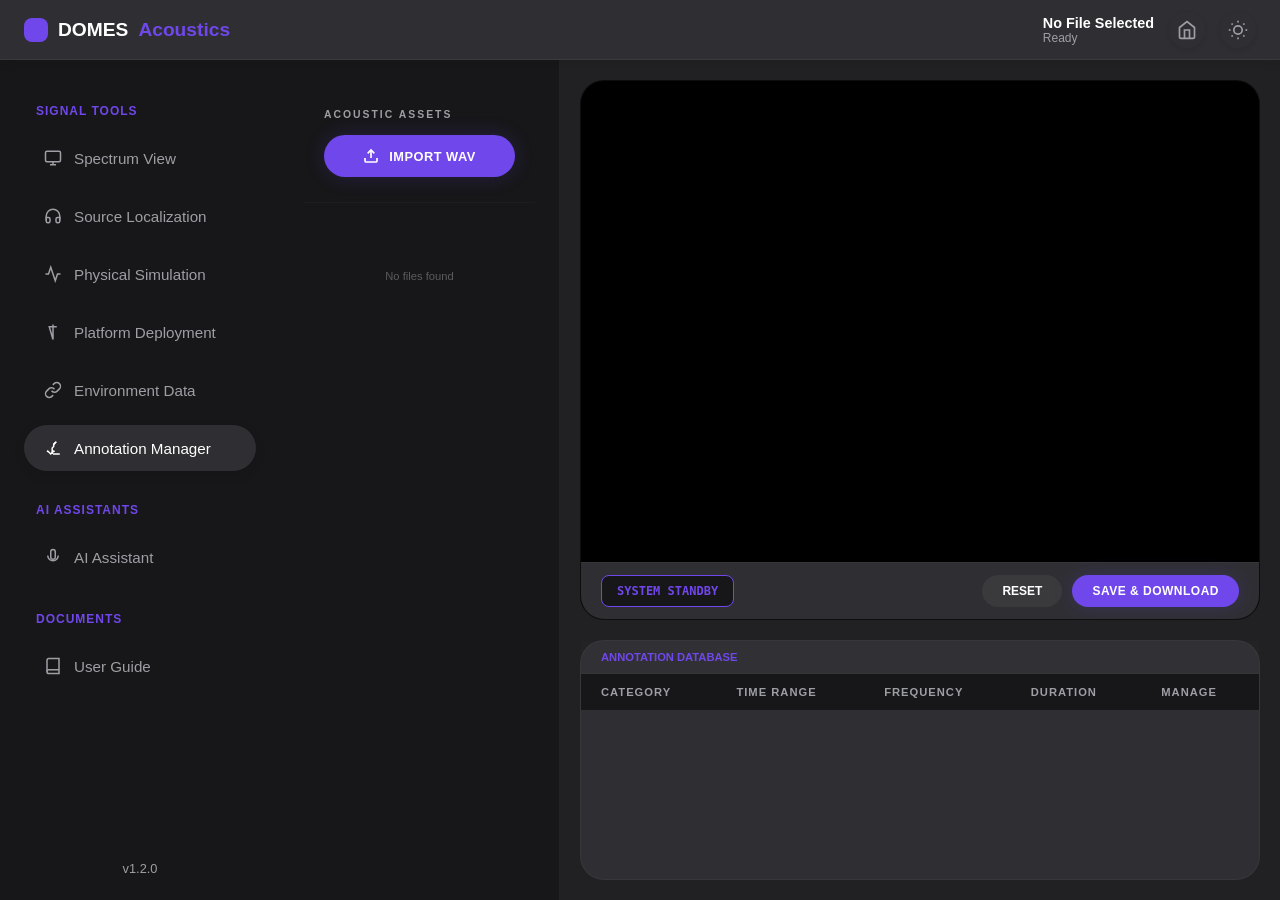
<file: frontend/annotation-manager/index.html>
<!DOCTYPE html>
<html lang="en">
<head>
    <meta charset="UTF-8">
    <meta name="viewport" content="width=device-width, initial-scale=1.0">
    <title>Annotation Manager - DOMES-Acoustics</title>
    <link rel="stylesheet" href="../../shared.css">
    <link rel="stylesheet" href="style.css">
</head>
<body>
    <header class="header-bar">
        <div class="header-left">
            <a href="../../index.html" class="header-brand" style="text-decoration:none;">
                <div class="logo-box"></div>
                DOMES<span>Acoustics</span>
            </a>
        </div>
        <div class="header-right">
            <div class="btn-group">
                <div class="file-info">
                    <span class="file-name" id="fileNameDisplay">No File Selected</span>
                    <span class="file-status" id="statusText">Ready</span>
                </div>
            </div>
            <a href="../../index.html" class="menu-btn" title="Home">
                <svg viewBox="0 0 24 24" width="20" height="20" fill="none" stroke="currentColor" stroke-width="2"><path d="M3 9l9-7 9 7v11a2 2 0 0 1-2 2H5a2 2 0 0 1-2-2z"></path><polyline points="9 22 9 12 15 12 15 22"></polyline></svg>
            </a>
            <button class="menu-btn" id="themeToggleBtn" onclick="toggleTheme()"></button>
        </div>
    </header>

    <div class="app-container">
        <aside>
            <div class="nav-section-title">Signal Tools</div>
            <a href="../spectrum/index.html" class="nav-btn" id="navSpectrum">
                <svg viewBox="0 0 24 24" fill="none" stroke="currentColor" stroke-width="2"><rect x="2" y="3" width="20" height="14" rx="2" ry="2"></rect><line x1="8" y1="21" x2="16" y2="21"></line><line x1="12" y1="17" x2="12" y2="21"></line></svg>
                Spectrum View
            </a>
            <a href="../source-localization/index.html" class="nav-btn" id="navAudioSource">
                <svg viewBox="0 0 24 24" fill="none" stroke="currentColor" stroke-width="2"><path d="M3 18v-6a9 9 0 0 1 18 0v6"></path><path d="M21 19a2 2 0 0 1-2 2h-1a2 2 0 0 1-2-2v-3a2 2 0 0 1 2-2h3zM3 19a2 2 0 0 0 2 2h1a2 2 0 0 0 2-2v-3a2 2 0 0 0-2-2H3z"></path></svg>
                Source Localization
            </a>
            <a href="../physical-simulation/index.html" class="nav-btn" id="navImportData">
                <svg viewBox="0 0 24 24" fill="none" stroke="currentColor" stroke-width="2"><polyline points="22 12 18 12 15 21 9 3 6 12 2 12"></polyline></svg>
                Physical Simulation
            </a>
            <a href="../platform-deployment/index.html" class="nav-btn" id="navHistory">
                <svg viewBox="0 0 24 24" fill="none" stroke="currentColor" stroke-width="2"><path d="M12 2v20M17 5H7l5 17"></path></svg>
                Platform Deployment
            </a>
            <a href="../environment-data/index.html" class="nav-btn" id="navLibrary">
                <svg viewBox="0 0 24 24" fill="none" stroke="currentColor" stroke-width="2"><path d="M10 13a5 5 0 0 0 7.54.54l3-3a5 5 0 0 0-7.07-7.07l-1.72 1.71"></path><path d="M14 11a5 5 0 0 0-7.54-.54l-3 3a5 5 0 0 0 7.07 7.07l1.71-1.71"></path></svg>
                Environment Data
            </a>
            <a href="./index.html" class="nav-btn active" id="navAnnotations">
                <svg viewBox="0 0 24 24" fill="none" stroke="currentColor" stroke-width="2"><path d="M12 20h9"></path><path d="M16.5 3.5l-3.293 3.293a1 1 0 0 0-.293.707V10l-2 2v8"></path><path d="M15 5l-2.5 2.5"></path><path d="M4 17l1-1 4 4 4-4 1 1"></path></svg>
                Annotation Manager
            </a>

            <div class="nav-section-title">AI Assistants</div>
            <a href="../ai-assistant/index.html" class="nav-btn" id="navAiAssistant">
                <svg viewBox="0 0 24 24" fill="none" stroke="currentColor" stroke-width="2"><path d="M12 2a3 3 0 0 0-3 3v7c0 1.66 1.34 3 3 3s3-1.34 3-3V5a3 3 0 0 0-3-3z"></path><path d="M19 10a7 7 0 0 1-14 0"></path></svg>
                AI Assistant
            </a>

            <div class="nav-section-title">Documents</div>
            <a href="../user-guide/index.html" class="nav-btn" id="navUserGuide">
                <svg viewBox="0 0 24 24" fill="none" stroke="currentColor" stroke-width="2"><path d="M4 19.5A2.5 2.5 0 0 1 6.5 17H20"></path><path d="M6.5 2H20v20H6.5A2.5 2.5 0 0 1 4 19.5v-15A2.5 2.5 0 0 1 6.5 2z"></path></svg>
                User Guide
            </a>

            <div style="margin-top: auto; color: var(--text-sub); font-size: 0.8rem; text-align: center;">v1.2.0</div>
        </aside>

        <main>
            <div class="anno-view-root">
                <div class="anno-layout">
                    
                    <!-- Left Sidebar -->
                    <aside class="anno-sidebar">
                        <div class="sidebar-header">
                            <div class="sidebar-title">Acoustic Assets</div>
                            <button class="btn-solid-primary" onclick="document.getElementById('anno_file_input').click()">
                                <svg width="16" height="16" viewBox="0 0 24 24" fill="none" stroke="currentColor" stroke-width="2.5"><path d="M21 15v4a2 2 0 0 1-2 2H5a2 2 0 0 1-2-2v-4"></path><polyline points="17 8 12 3 7 8"></polyline><line x1="12" y1="3" x2="12" y2="15"></line></svg>
                                IMPORT WAV
                            </button>
                            <input type="file" id="anno_file_input" multiple accept=".wav" style="display:none" onchange="handleAnnoBatchUpload(event)">
                        </div>
                        
                        <div id="anno_file_list" class="anno-file-queue">
                            <div class="empty-files">No files found</div>
                        </div>
                    </aside>

                    <!-- Main Workspace -->
                    <div class="anno-main-workspace">
                        
                        <!-- Visualizer -->
                        <div class="anno-visualizer-card">
                            <div class="anno-vis-frame" id="anno_vis_frame">
                                <canvas id="anno_lofar_canvas"></canvas>
                                <canvas id="anno_mark_layer"></canvas>
                                <div id="anno_selector_box"></div>
                                
                                <!-- Loading Overlay -->
                                <div id="anno_loading" class="loading-overlay">
                                    <div class="radar-scan"></div>
                                    <div class="loading-text">FFT RENDERING</div>
                                </div>
                            </div>

                            <!-- Bottom Info Bar -->
                            <div class="anno-info-bar">
                                <div id="anno_status_info" class="anno-telemetry-card">
                                    <span>SYSTEM STANDBY</span>
                                </div>
                                <div class="anno-actions">
                                    <button class="btn btn-secondary" onclick="clearAllAnnos()">RESET</button>
                                    <button class="btn-solid-primary" onclick="exportAnnoData()">SAVE & DOWNLOAD</button>
                                </div>
                            </div>
                        </div>

                        <!-- Data Table -->
                        <div class="anno-data-section">
                            <div class="table-header">ANNOTATION DATABASE</div>
                            <div class="table-body">
                                <table class="anno-pro-table">
                                    <thead>
                                        <tr>
                                            <th>Category</th>
                                            <th>Time Range</th>
                                            <th>Frequency</th>
                                            <th>Duration</th>
                                            <th>Manage</th>
                                        </tr>
                                    </thead>
                                    <tbody id="anno_table_body">
                                        <!-- JS populated -->
                                    </tbody>
                                </table>
                            </div>
                        </div>
                        
                    </div>
                </div>
            </div>
        </main>
    </div>

    <script src="../../shared.js"></script>
    <script src="./script.js"></script>
</body>
</html>
</file>
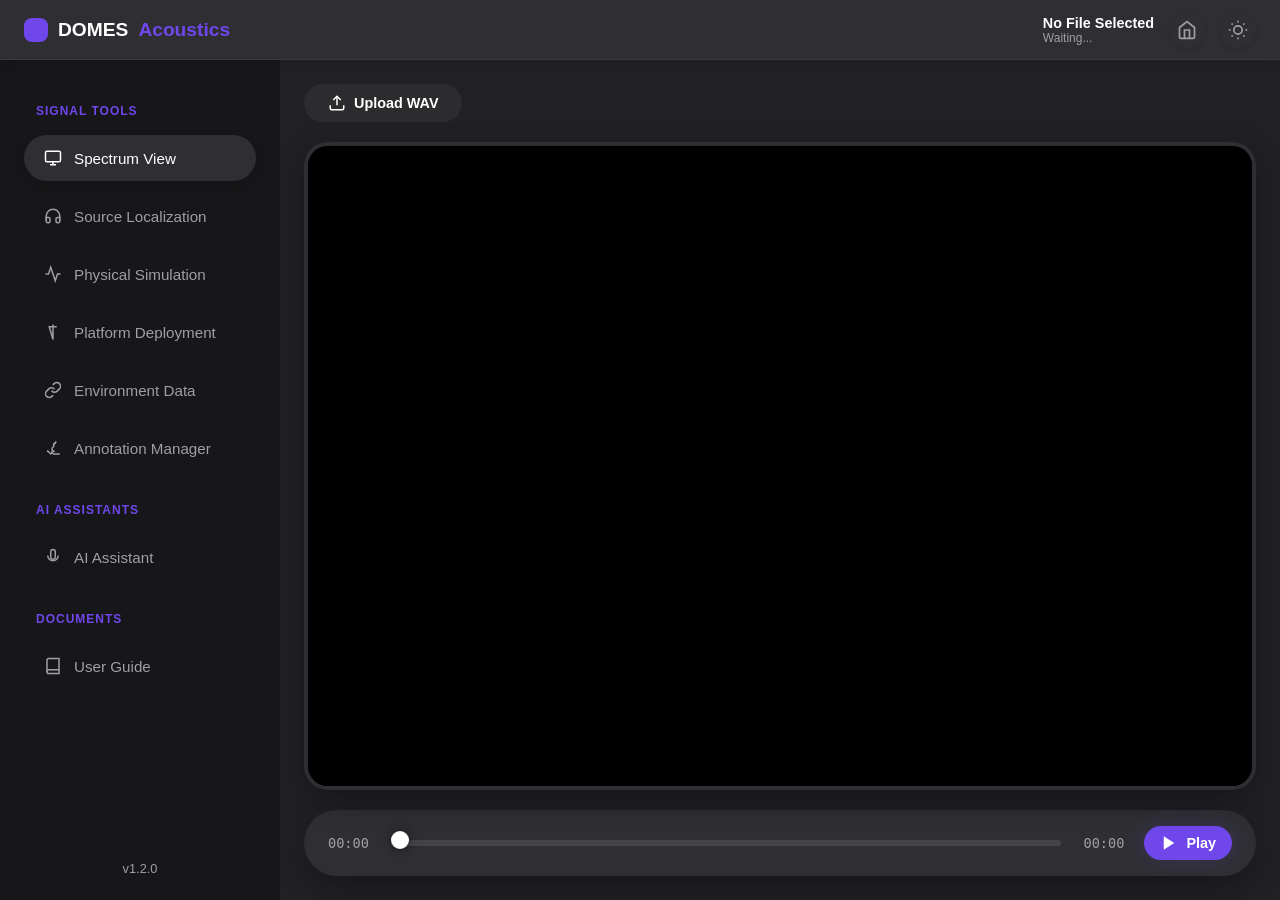
<file: frontend/spectrum/index.html>
<!DOCTYPE html>
<html lang="en">
<head>
    <meta charset="UTF-8">
    <meta name="viewport" content="width=device-width, initial-scale=1.0">
    <title>Spectrum View - DOMES-Acoustics</title>
    <link rel="stylesheet" href="../../shared.css">
    <link rel="stylesheet" href="style.css">
</head>
<body>
    <header class="header-bar">
        <div class="header-left">
            <a href="../../index.html" class="header-brand" style="text-decoration:none;">
                <div class="logo-box"></div>
                DOMES<span>Acoustics</span>
            </a>
        </div>
        <div class="header-right">
            <div class="btn-group">
                <div class="file-info">
                    <span class="file-name" id="fileNameDisplay">No File Selected</span>
                    <span class="file-status" id="statusText">Waiting...</span>
                </div>
            </div>
            <a href="../../index.html" class="menu-btn" title="Home">
                <svg viewBox="0 0 24 24" width="20" height="20" fill="none" stroke="currentColor" stroke-width="2"><path d="M3 9l9-7 9 7v11a2 2 0 0 1-2 2H5a2 2 0 0 1-2-2z"></path><polyline points="9 22 9 12 15 12 15 22"></polyline></svg>
            </a>
            <button class="menu-btn" id="themeToggleBtn" onclick="toggleTheme()"></button>
        </div>
    </header>

    <div class="app-container">
        <aside>
            <div class="nav-section-title">Signal Tools</div>
            <a href="./index.html" class="nav-btn active" id="navSpectrum">
                <svg viewBox="0 0 24 24" fill="none" stroke="currentColor" stroke-width="2"><rect x="2" y="3" width="20" height="14" rx="2" ry="2"></rect><line x1="8" y1="21" x2="16" y2="21"></line><line x1="12" y1="17" x2="12" y2="21"></line></svg>
                Spectrum View
            </a>
            <a href="../source-localization/index.html" class="nav-btn" id="navAudioSource">
                <svg viewBox="0 0 24 24" fill="none" stroke="currentColor" stroke-width="2"><path d="M3 18v-6a9 9 0 0 1 18 0v6"></path><path d="M21 19a2 2 0 0 1-2 2h-1a2 2 0 0 1-2-2v-3a2 2 0 0 1 2-2h3zM3 19a2 2 0 0 0 2 2h1a2 2 0 0 0 2-2v-3a2 2 0 0 0-2-2H3z"></path></svg>
                Source Localization
            </a>
            <a href="../physical-simulation/index.html" class="nav-btn" id="navImportData">
                <svg viewBox="0 0 24 24" fill="none" stroke="currentColor" stroke-width="2"><polyline points="22 12 18 12 15 21 9 3 6 12 2 12"></polyline></svg>
                Physical Simulation
            </a>
            <a href="../platform-deployment/index.html" class="nav-btn" id="navHistory">
                <svg viewBox="0 0 24 24" fill="none" stroke="currentColor" stroke-width="2"><path d="M12 2v20M17 5H7l5 17"></path></svg>
                Platform Deployment
            </a>
            <a href="../environment-data/index.html" class="nav-btn" id="navLibrary">
                <svg viewBox="0 0 24 24" fill="none" stroke="currentColor" stroke-width="2"><path d="M10 13a5 5 0 0 0 7.54.54l3-3a5 5 0 0 0-7.07-7.07l-1.72 1.71"></path><path d="M14 11a5 5 0 0 0-7.54-.54l-3 3a5 5 0 0 0 7.07 7.07l1.71-1.71"></path></svg>
                Environment Data
            </a>
            <a href="../annotation-manager/index.html" class="nav-btn" id="navAnnotations">
                <svg viewBox="0 0 24 24" fill="none" stroke="currentColor" stroke-width="2"><path d="M12 20h9"></path><path d="M16.5 3.5l-3.293 3.293a1 1 0 0 0-.293.707V10l-2 2v8"></path><path d="M15 5l-2.5 2.5"></path><path d="M4 17l1-1 4 4 4-4 1 1"></path></svg>
                Annotation Manager
            </a>

            <div class="nav-section-title">AI Assistants</div>
            <a href="../ai-assistant/index.html" class="nav-btn" id="navAiAssistant">
                <svg viewBox="0 0 24 24" fill="none" stroke="currentColor" stroke-width="2"><path d="M12 2a3 3 0 0 0-3 3v7c0 1.66 1.34 3 3 3s3-1.34 3-3V5a3 3 0 0 0-3-3z"></path><path d="M19 10a7 7 0 0 1-14 0"></path></svg>
                AI Assistant
            </a>

            <div class="nav-section-title">Documents</div>
            <a href="../user-guide/index.html" class="nav-btn" id="navUserGuide">
                <svg viewBox="0 0 24 24" fill="none" stroke="currentColor" stroke-width="2"><path d="M4 19.5A2.5 2.5 0 0 1 6.5 17H20"></path><path d="M6.5 2H20v20H6.5A2.5 2.5 0 0 1 4 19.5v-15A2.5 2.5 0 0 1 6.5 2z"></path></svg>
                User Guide
            </a>

            <div style="margin-top: auto; color: var(--text-sub); font-size: 0.8rem; text-align: center;">v1.2.0</div>
        </aside>

        <main>
            <div class="spectrum-view">
                <div class="btn-group">
                    <button class="btn btn-secondary" onclick="document.getElementById('fileInput').click()">
                        <svg width="18" height="18" viewBox="0 0 24 24" fill="none" stroke="currentColor" stroke-width="2"><path d="M21 15v4a2 2 0 0 1-2 2H5a2 2 0 0 1-2-2v-4"></path><polyline points="17 8 12 3 7 8"></polyline><line x1="12" y1="3" x2="12" y2="15"></line></svg>
                        Upload WAV
                    </button>
                    <input type="file" id="fileInput" accept=".wav,audio/*" style="display:none">
                </div>

                <div class="visualizer-card" id="visContainer">
                    <canvas id="lofarCanvas"></canvas>
                    <canvas id="overlayCanvas"></canvas>
                    <div id="interactionLayer"></div>
                </div>
                <div id="hoverInfo" class="hover-info"></div>

                <div class="player-bar">
                    <span class="time-tag" id="currentTime">00:00</span>
                    <input type="range" id="progressBar" value="0" min="0" step="0.05" disabled>
                    <span class="time-tag" id="duration" style="text-align:right">00:00</span>
                    <button class="btn btn-primary" id="playBtn" disabled style="padding: 8px 16px;">
                        <svg width="18" height="18" viewBox="0 0 24 24" fill="currentColor" stroke="none"><polygon points="5 3 19 12 5 21 5 3"></polygon></svg>
                        Play
                    </button>
                </div>
            </div>
        </main>
    </div>

    <script src="../../shared.js"></script>
    <script src="script.js"></script>
</body>
</html>
</file>
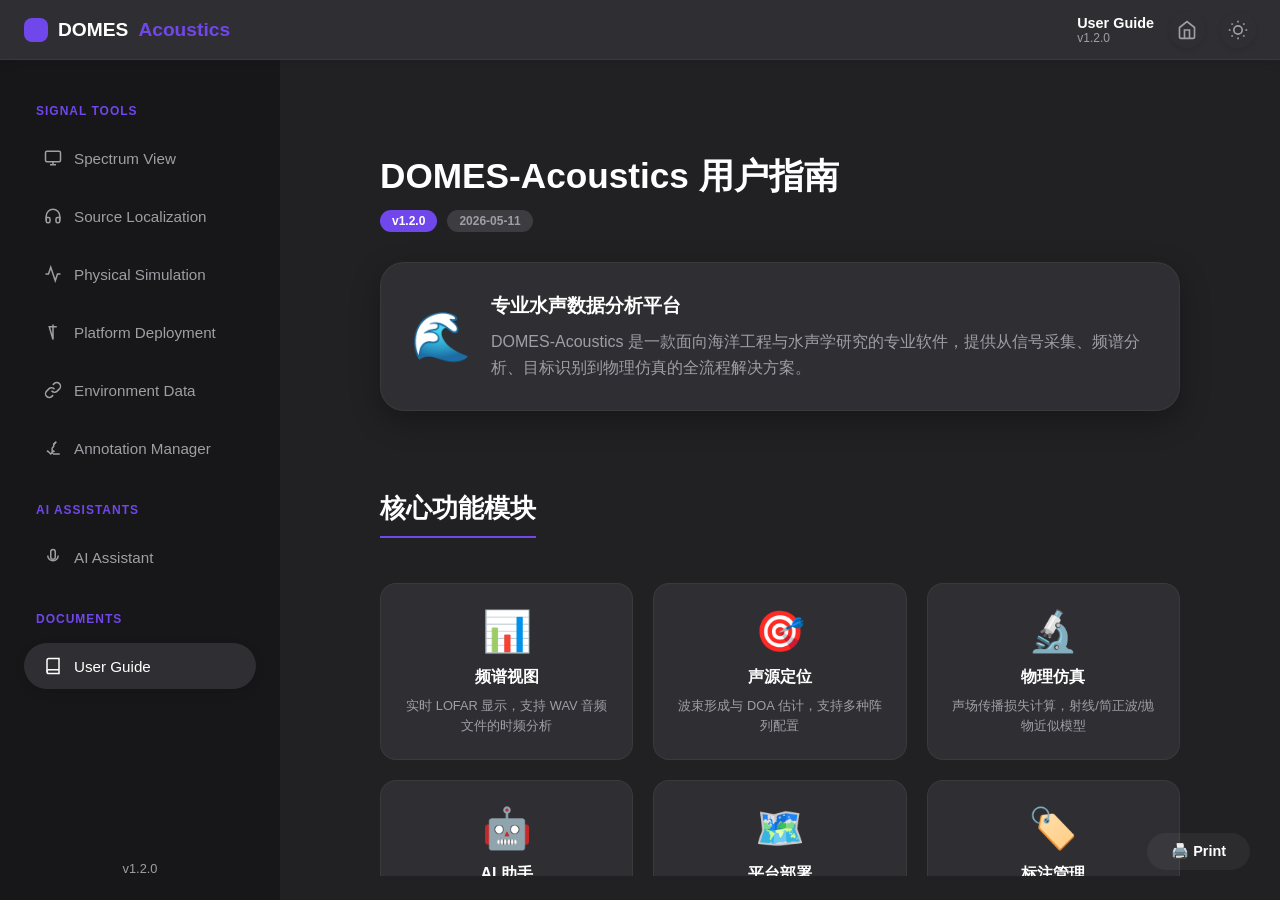
<file: frontend/user-guide/index.html>
<!DOCTYPE html>
<html lang="en">
<head>
    <meta charset="UTF-8">
    <meta name="viewport" content="width=device-width, initial-scale=1.0">
    <title>User Guide - DOMES-Acoustics</title>
    <link rel="stylesheet" href="../../shared.css">
    <link rel="stylesheet" href="style.css">
</head>
<body>
    <header class="header-bar">
        <div class="header-left">
            <a href="../../index.html" class="header-brand" style="text-decoration:none;">
                <div class="logo-box"></div>
                DOMES<span>Acoustics</span>
            </a>
        </div>
        <div class="header-right">
            <div class="btn-group">
                <div class="file-info">
                    <span class="file-name" id="fileNameDisplay">User Guide</span>
                    <span class="file-status" id="statusText">v1.2.0</span>
                </div>
            </div>
            <a href="../../index.html" class="menu-btn" title="Home">
                <svg viewBox="0 0 24 24" width="20" height="20" fill="none" stroke="currentColor" stroke-width="2"><path d="M3 9l9-7 9 7v11a2 2 0 0 1-2 2H5a2 2 0 0 1-2-2z"></path><polyline points="9 22 9 12 15 12 15 22"></polyline></svg>
            </a>
            <button class="menu-btn" id="themeToggleBtn" onclick="toggleTheme()"></button>
        </div>
    </header>

    <div class="app-container">
        <aside>
            <div class="nav-section-title">Signal Tools</div>
            <a href="../spectrum/index.html" class="nav-btn" id="navSpectrum">
                <svg viewBox="0 0 24 24" fill="none" stroke="currentColor" stroke-width="2"><rect x="2" y="3" width="20" height="14" rx="2" ry="2"></rect><line x1="8" y1="21" x2="16" y2="21"></line><line x1="12" y1="17" x2="12" y2="21"></line></svg>
                Spectrum View
            </a>
            <a href="../source-localization/index.html" class="nav-btn" id="navAudioSource">
                <svg viewBox="0 0 24 24" fill="none" stroke="currentColor" stroke-width="2"><path d="M3 18v-6a9 9 0 0 1 18 0v6"></path><path d="M21 19a2 2 0 0 1-2 2h-1a2 2 0 0 1-2-2v-3a2 2 0 0 1 2-2h3zM3 19a2 2 0 0 0 2 2h1a2 2 0 0 0 2-2v-3a2 2 0 0 0-2-2H3z"></path></svg>
                Source Localization
            </a>
            <a href="../physical-simulation/index.html" class="nav-btn" id="navImportData">
                <svg viewBox="0 0 24 24" fill="none" stroke="currentColor" stroke-width="2"><polyline points="22 12 18 12 15 21 9 3 6 12 2 12"></polyline></svg>
                Physical Simulation
            </a>
            <a href="../platform-deployment/index.html" class="nav-btn" id="navHistory">
                <svg viewBox="0 0 24 24" fill="none" stroke="currentColor" stroke-width="2"><path d="M12 2v20M17 5H7l5 17"></path></svg>
                Platform Deployment
            </a>
            <a href="../environment-data/index.html" class="nav-btn" id="navLibrary">
                <svg viewBox="0 0 24 24" fill="none" stroke="currentColor" stroke-width="2"><path d="M10 13a5 5 0 0 0 7.54.54l3-3a5 5 0 0 0-7.07-7.07l-1.72 1.71"></path><path d="M14 11a5 5 0 0 0-7.54-.54l-3 3a5 5 0 0 0 7.07 7.07l1.71-1.71"></path></svg>
                Environment Data
            </a>
            <a href="../annotation-manager/index.html" class="nav-btn" id="navAnnotations">
                <svg viewBox="0 0 24 24" fill="none" stroke="currentColor" stroke-width="2"><path d="M12 20h9"></path><path d="M16.5 3.5l-3.293 3.293a1 1 0 0 0-.293.707V10l-2 2v8"></path><path d="M15 5l-2.5 2.5"></path><path d="M4 17l1-1 4 4 4-4 1 1"></path></svg>
                Annotation Manager
            </a>

            <div class="nav-section-title">AI Assistants</div>
            <a href="../ai-assistant/index.html" class="nav-btn" id="navAiAssistant">
                <svg viewBox="0 0 24 24" fill="none" stroke="currentColor" stroke-width="2"><path d="M12 2a3 3 0 0 0-3 3v7c0 1.66 1.34 3 3 3s3-1.34 3-3V5a3 3 0 0 0-3-3z"></path><path d="M19 10a7 7 0 0 1-14 0"></path></svg>
                AI Assistant
            </a>

            <div class="nav-section-title">Documents</div>
            <a href="./index.html" class="nav-btn active" id="navUserGuide">
                <svg viewBox="0 0 24 24" fill="none" stroke="currentColor" stroke-width="2"><path d="M4 19.5A2.5 2.5 0 0 1 6.5 17H20"></path><path d="M6.5 2H20v20H6.5A2.5 2.5 0 0 1 4 19.5v-15A2.5 2.5 0 0 1 6.5 2z"></path></svg>
                User Guide
            </a>

            <div style="margin-top: auto; color: var(--text-sub); font-size: 0.8rem; text-align: center;">v1.2.0</div>
        </aside>

        <main>
            <div class="guide-view">
                <div class="guide-content">
                    <section id="overview" class="guide-section">
                        <h1>DOMES-Acoustics 用户指南</h1>
                        <div class="guide-meta">
                            <span class="version-badge">v1.2.0</span>
                            <span class="date-badge">2026-05-11</span>
                        </div>
                        
                        <div class="intro-card">
                            <div class="intro-icon">🌊</div>
                            <div class="intro-text">
                                <h3>专业水声数据分析平台</h3>
                                <p>DOMES-Acoustics 是一款面向海洋工程与水声学研究的专业软件，提供从信号采集、频谱分析、目标识别到物理仿真的全流程解决方案。</p>
                            </div>
                        </div>

                        <h2>核心功能模块</h2>
                        <div class="feature-grid">
                            <div class="feature-card">
                                <div class="feature-icon">📊</div>
                                <h4>频谱视图</h4>
                                <p>实时 LOFAR 显示，支持 WAV 音频文件的时频分析</p>
                            </div>
                            <div class="feature-card">
                                <div class="feature-icon">🎯</div>
                                <h4>声源定位</h4>
                                <p>波束形成与 DOA 估计，支持多种阵列配置</p>
                            </div>
                            <div class="feature-card">
                                <div class="feature-icon">🔬</div>
                                <h4>物理仿真</h4>
                                <p>声场传播损失计算，射线/简正波/抛物近似模型</p>
                            </div>
                            <div class="feature-card">
                                <div class="feature-icon">🤖</div>
                                <h4>AI 助手</h4>
                                <p>深度学习目标识别，31 类海洋哺乳动物分类</p>
                            </div>
                            <div class="feature-card">
                                <div class="feature-icon">🗺️</div>
                                <h4>平台部署</h4>
                                <p>无人平台轨迹可视化与时空数据分析</p>
                            </div>
                            <div class="feature-card">
                                <div class="feature-icon">🏷️</div>
                                <h4>标注管理</h4>
                                <p>时频标注与 JSON 导出，支持批量处理</p>
                            </div>
                        </div>

                        <h2>系统要求</h2>
                        <table class="spec-table">
                            <tr>
                                <td>操作系统</td>
                                <td>Windows 10/11, macOS 12+, Linux (Ubuntu 20.04+)</td>
                            </tr>
                            <tr>
                                <td>浏览器</td>
                                <td>Chrome 110+, Firefox 110+, Edge 110+, Safari 16+</td>
                            </tr>
                            <tr>
                                <td>内存</td>
                                <td>最低 4GB，推荐 8GB 以上</td>
                            </tr>
                            <tr>
                                <td>存储</td>
                                <td>最低 500MB 可用空间</td>
                            </tr>
                            <tr>
                                <td>音频</td>
                                <td>支持 Web Audio API 的声卡</td>
                            </tr>
                        </table>
                    </section>

                    <section id="getting-started" class="guide-section">
                        <h2>快速入门</h2>
                        
                        <div class="step-list">
                            <div class="step-item">
                                <div class="step-num">1</div>
                                <div class="step-content">
                                    <h4>启动软件</h4>
                                    <p>打开浏览器，访问 DOMES-Acoustics 主页面。系统会自动检测浏览器兼容性。</p>
                                </div>
                            </div>
                            <div class="step-item">
                                <div class="step-num">2</div>
                                <div class="step-content">
                                    <h4>导入数据</h4>
                                    <p>点击左侧导航栏的"频谱视图"，通过"Upload WAV"按钮导入音频文件。支持 .wav 格式，采样率不限。</p>
                                </div>
                            </div>
                            <div class="step-item">
                                <div class="step-num">3</div>
                                <div class="step-content">
                                    <h4>分析信号</h4>
                                    <p>使用播放控制条播放音频，LOFAR 图会实时滚动显示。鼠标悬停可查看频率和时间信息。</p>
                                </div>
                            </div>
                            <div class="step-item">
                                <div class="step-num">4</div>
                                <div class="step-content">
                                    <h4>导出结果</h4>
                                    <p>在标注管理器中框选感兴趣区域，导出 JSON 格式的标注文件，用于后续分析。</p>
                                </div>
                            </div>
                        </div>

                        <div class="tip-box">
                            <div class="tip-icon">💡</div>
                            <div class="tip-content">
                                <strong>提示：</strong>首次使用时建议导入一个短音频文件（< 30秒）熟悉界面操作。大文件（> 100MB）可能需要较长的处理时间。
                            </div>
                        </div>
                    </section>

                    <section id="spectrum" class="guide-section">
                        <h2>频谱视图 (Spectrum View)</h2>
                        
                        <h3>功能说明</h3>
                        <p>频谱视图提供实时的 Low-Frequency Analysis and Recording (LOFAR) 显示，用于观察音频信号的时频特征。</p>

                        <h3>操作指南</h3>
                        <table class="guide-table">
                            <thead>
                                <tr>
                                    <th>操作</th>
                                    <th>说明</th>
                                </tr>
                            </thead>
                            <tbody>
                                <tr>
                                    <td>Upload WAV</td>
                                    <td>导入 .wav 格式的音频文件，支持单声道/立体声</td>
                                </tr>
                                <tr>
                                    <td>Play / Pause</td>
                                    <td>播放或暂停音频，LOFAR 图同步滚动</td>
                                </tr>
                                <tr>
                                    <td>进度条拖动</td>
                                    <td>跳转到指定时间点，音频和图像同步更新</td>
                                </tr>
                                <tr>
                                    <td>鼠标悬停</td>
                                    <td>显示当前位置的频率值（Hz/kHz）和时间戳</td>
                                </tr>
                            </tbody>
                        </table>

                        <h3>技术参数</h3>
                        <ul class="param-list">
                            <li><strong>FFT 大小：</strong>2048 点</li>
                            <li><strong>频率上限：</strong>8 kHz（可配置）</li>
                            <li><strong>颜色映射：</strong>蓝-青-绿-黄-红（经典声学配色）</li>
                            <li><strong>滚动速度：</strong>2 像素/帧</li>
                            <li><strong>平滑系数：</strong>0（无平滑，原始响应）</li>
                        </ul>

                        <div class="warning-box">
                            <div class="warning-icon">⚠️</div>
                            <div class="warning-content">
                                <strong>注意：</strong>大文件解码时会显示"Processing audio..."状态。解码完成后才能播放。如果解码失败，请检查文件是否为标准 WAV 格式。
                            </div>
                        </div>
                    </section>

                    <section id="localization" class="guide-section">
                        <h2>声源定位 (Source Localization)</h2>
                        
                        <h3>功能说明</h3>
                        <p>基于传感器阵列的波束形成技术，估计水下声源的到达方向 (DOA)。支持多种阵列配置和算法。</p>

                        <h3>阵列类型</h3>
                        <table class="guide-table">
                            <thead>
                                <tr>
                                    <th>类型</th>
                                    <th>描述</th>
                                    <th>适用场景</th>
                                </tr>
                            </thead>
                            <tbody>
                                <tr>
                                    <td>HLA</td>
                                    <td>水平线列阵 (Horizontal Linear Array)</td>
                                    <td>拖曳阵、海底阵</td>
                                </tr>
                                <tr>
                                    <td>VLA</td>
                                    <td>垂直线列阵 (Vertical Linear Array)</td>
                                    <td>深海探测、潜标</td>
                                </tr>
                                <tr>
                                    <td>Circular</td>
                                    <td>圆环阵 (Circular Array)</td>
                                    <td>全方位覆盖、浮标</td>
                                </tr>
                            </tbody>
                        </table>

                        <h3>DOA 算法</h3>
                        <div class="algo-cards">
                            <div class="algo-card">
                                <h4>Bartlett</h4>
                                <p>常规波束形成器，计算简单，鲁棒性好，分辨率较低。</p>
                                <span class="algo-tag">经典</span>
                            </div>
                            <div class="algo-card">
                                <h4>MVDR (Capon)</h4>
                                <p>最小方差无失真响应，自适应抑制干扰，分辨率中等。</p>
                                <span class="algo-tag">自适应</span>
                            </div>
                            <div class="algo-card">
                                <h4>MUSIC</h4>
                                <p>多重信号分类，超分辨率算法，可分辨多个信号源。</p>
                                <span class="algo-tag">高分辨</span>
                            </div>
                        </div>

                        <h3>配置参数</h3>
                        <ul class="param-list">
                            <li><strong>阵元数量：</strong>4-256 个，典型值 16</li>
                            <li><strong>阵元间距：</strong>0.001-10 m，典型值 0.05 m</li>
                            <li><strong>声速：</strong>1000-1600 m/s，典型值 1500 m/s</li>
                            <li><strong>频率带：</strong>1 Hz - 采样率/2</li>
                            <li><strong>积分时间：</strong>0.1-10 s</li>
                            <li><strong>波束数量：</strong>10-720，典型值 360</li>
                        </ul>
                    </section>

                    <section id="simulation" class="guide-section">
                        <h2>物理仿真 (Physical Simulation)</h2>
                        
                        <h3>功能说明</h3>
                        <p>计算水下声场的传播损失 (Transmission Loss, TL)，模拟声波在海洋环境中的传播过程。</p>

                        <h3>传播模型</h3>
                        <table class="guide-table">
                            <thead>
                                <tr>
                                    <th>模型</th>
                                    <th>原理</th>
                                    <th>适用条件</th>
                                </tr>
                            </thead>
                            <tbody>
                                <tr>
                                    <td>射线模型</td>
                                    <td>几何声学近似，追踪声线路径</td>
                                    <td>高频 (> 500 Hz)，距离远</td>
                                </tr>
                                <tr>
                                    <td>简正波</td>
                                    <td>波动方程本征函数展开</td>
                                    <td>低频 (< 500 Hz)，水平不变</td>
                                </tr>
                                <tr>
                                    <td>抛物近似</td>
                                    <td>抛物方程步进求解</td>
                                    <td>复杂环境，水平变化</td>
                                </tr>
                            </tbody>
                        </table>

                        <h3>环境参数</h3>
                        <ul class="param-list">
                            <li><strong>声源深度：</strong>0 - 海底深度</li>
                            <li><strong>声源频率：</strong>1 Hz - 100 kHz</li>
                            <li><strong>声源级：</strong>50 - 230 dB re 1μPa</li>
                            <li><strong>最大距离：</strong>1 - 1000 km</li>
                            <li><strong>海底深度：</strong>10 - 11000 m</li>
                            <li><strong>深度网格：</strong>0.1 - 10 m</li>
                        </ul>

                        <h3>海底类型</h3>
                        <div class="seabed-types">
                            <div class="seabed-item">
                                <div class="seabed-color" style="background: #8B7355;"></div>
                                <span>淤泥 (Silt)</span>
                                <small>声速 1500 m/s，密度 1.4 g/cm³</small>
                            </div>
                            <div class="seabed-item">
                                <div class="seabed-color" style="background: #C2B280;"></div>
                                <span>沙 (Sand)</span>
                                <small>声速 1650 m/s，密度 1.6 g/cm³</small>
                            </div>
                            <div class="seabed-item">
                                <div class="seabed-color" style="background: #A0522D;"></div>
                                <span>粘土 (Clay)</span>
                                <small>声速 1550 m/s，密度 1.5 g/cm³</small>
                            </div>
                        </div>

                        <h3>可视化输出</h3>
                        <ul class="param-list">
                            <li><strong>传播损失热力图：</strong>距离-深度二维分布</li>
                            <li><strong>声速剖面图：</strong>深度方向的声速变化</li>
                            <li><strong>TL 曲线图：</strong>固定深度的传播损失随距离变化</li>
                        </ul>
                    </section>

                    <section id="ai-assistant" class="guide-section">
                        <h2>AI 助手 (AI Assistant)</h2>
                        
                        <h3>功能说明</h3>
                        <p>基于 SeaFusionNet-V 深度学习模型，对水声信号进行自动目标识别与分类。</p>

                        <h3>识别类别</h3>
                        <div class="species-grid">
                            <div class="species-category">
                                <h4>鲸类 (Cetaceans)</h4>
                                <ul>
                                    <li>抹香鲸 (Sperm Whale)</li>
                                    <li>座头鲸 (Humpback Whale)</li>
                                    <li>小须鲸 (Minke Whale)</li>
                                    <li>蓝鲸/长须鲸 (Fin Whale)</li>
                                    <li>露脊鲸 (Right Whale)</li>
                                    <li>弓头鲸 (Bowhead Whale)</li>
                                    <li>白鲸 (Beluga)</li>
                                    <li>独角鲸 (Narwhal)</li>
                                    <li>虎鲸 (Killer Whale)</li>
                                    <li>伪虎鲸 (False Killer Whale)</li>
                                </ul>
                            </div>
                            <div class="species-category">
                                <h4>海豚类 (Dolphins)</h4>
                                <ul>
                                    <li>宽吻海豚 (Bottlenose Dolphin)</li>
                                    <li>普通海豚 (Common Dolphin)</li>
                                    <li>飞旋海豚 (Spinner Dolphin)</li>
                                    <li>斑海豚 (Spotted Dolphin)</li>
                                    <li>条纹海豚 (Striped Dolphin)</li>
                                    <li>瑞氏海豚 (Risso's Dolphin)</li>
                                    <li>领航鲸 (Pilot Whale)</li>
                                    <li>瓜头鲸 (Melon-headed Whale)</li>
                                    <li>弗氏海豚 (Fraser's Dolphin)</li>
                                    <li>糙齿海豚 (Rough-toothed Dolphin)</li>
                                </ul>
                            </div>
                            <div class="species-category">
                                <h4>海豹类 (Pinnipeds)</h4>
                                <ul>
                                    <li>海象 (Walrus)</li>
                                    <li>髯海豹 (Bearded Seal)</li>
                                    <li>竖琴海豹 (Harp Seal)</li>
                                    <li>豹海豹 (Leopard Seal)</li>
                                    <li>罗斯海豹 (Ross Seal)</li>
                                </ul>
                            </div>
                        </div>

                        <h3>使用流程</h3>
                        <div class="step-list">
                            <div class="step-item">
                                <div class="step-num">1</div>
                                <div class="step-content">
                                    <h4>导入音频</h4>
                                    <p>点击"导入音频数据"，选择多个 WAV 文件（支持批量上传）</p>
                                </div>
                            </div>
                            <div class="step-item">
                                <div class="step-num">2</div>
                                <div class="step-content">
                                    <h4>选择文件</h4>
                                    <p>勾选需要识别的文件，点击"开始批量识别"</p>
                                </div>
                            </div>
                            <div class="step-item">
                                <div class="step-num">3</div>
                                <div class="step-content">
                                    <h4>查看结果</h4>
                                    <p>识别完成后显示目标类别和置信度，支持导出报告</p>
                                </div>
                            </div>
                        </div>

                        <div class="tip-box">
                            <div class="tip-icon">💡</div>
                            <div class="tip-content">
                                <strong>建议：</strong>为获得最佳识别效果，建议使用信噪比 > 10 dB、时长 > 5 秒的音频片段。模型对 50-500 Hz 频段的鲸类叫声识别率最高。
                            </div>
                        </div>
                    </section>

                    <section id="deployment" class="guide-section">
                        <h2>平台部署 (Platform Deployment)</h2>
                        
                        <h3>功能说明</h3>
                        <p>可视化海洋无人平台（浮标、潜标、AUV、USV 等）的空间轨迹与部署位置。</p>

                        <h3>支持的数据格式</h3>
                        <table class="guide-table">
                            <thead>
                                <tr>
                                    <th>格式</th>
                                    <th>扩展名</th>
                                    <th>说明</th>
                                </tr>
                            </thead>
                            <tbody>
                                <tr>
                                    <td>Excel</td>
                                    <td>.xlsx, .xls</td>
                                    <td>Microsoft Excel 格式，支持多 Sheet</td>
                                </tr>
                                <tr>
                                    <td>CSV</td>
                                    <td>.csv</td>
                                    <td>逗号分隔文本，通用格式</td>
                                </tr>
                            </tbody>
                        </table>

                        <h3>必需字段</h3>
                        <ul class="param-list">
                            <li><strong>平台 ID：</strong>buoy_id / platform_id / id</li>
                            <li><strong>经度：</strong>buoy_lon / longitude / lon（单位：度）</li>
                            <li><strong>纬度：</strong>buoy_lat / latitude / lat（单位：度）</li>
                        </ul>

                        <h3>CSV 示例</h3>
                        <div class="code-block">
<pre>buoy_id,buoy_lon,buoy_lat,timestamp
A1,121.4737,31.2304,2026-01-15T08:00:00Z
A1,121.4837,31.2404,2026-01-15T09:00:00Z
A1,121.4937,31.2504,2026-01-15T10:00:00Z
B2,121.5037,31.2204,2026-01-15T08:00:00Z
B2,121.5137,31.2104,2026-01-15T09:00:00Z</pre>
                        </div>

                        <h3>交互操作</h3>
                        <table class="guide-table">
                            <thead>
                                <tr>
                                    <th>操作</th>
                                    <th>说明</th>
                                </tr>
                            </thead>
                            <tbody>
                                <tr>
                                    <td>鼠标滚轮</td>
                                    <td>缩放 X 轴（横向）</td>
                                </tr>
                                <tr>
                                    <td>Shift + 滚轮</td>
                                    <td>缩放 Y 轴（纵向）</td>
                                </tr>
                                <tr>
                                    <td>滑块拖动</td>
                                    <td>独立控制 X/Y 轴缩放范围</td>
                                </tr>
                                <tr>
                                    <td>Reset View</td>
                                    <td>恢复初始视图范围</td>
                                </tr>
                                <tr>
                                    <td>Snapshot</td>
                                    <td>导出 PNG 格式图像（2x 分辨率）</td>
                                </tr>
                            </tbody>
                        </table>
                    </section>

                    <section id="environment" class="guide-section">
                        <h2>环境数据 (Environment Data)</h2>
                        
                        <h3>功能说明</h3>
                        <p>浏览和管理已知的水声目标特征库，包括各类船舶、海洋生物和环境噪声的标准特征。</p>

                        <h3>数据库内容</h3>
                        <div class="env-categories">
                            <div class="env-card">
                                <div class="env-icon">🚢</div>
                                <h4>船舶噪声</h4>
                                <ul>
                                    <li>商船 (Merchant Vessels)</li>
                                    <li>渔船 (Fishing Boats)</li>
                                    <li>游艇 (Yachts)</li>
                                </ul>
                            </div>
                            <div class="env-card">
                                <div class="env-icon">🐋</div>
                                <h4>海洋生物</h4>
                                <ul>
                                    <li>齿鲸 (Toothed Whales)</li>
                                    <li>须鲸 (Baleen Whales)</li>
                                    <li>海豚 (Dolphins)</li>
                                    <li>海豹 (Seals)</li>
                                    <li>海狮 (Sea Lions)</li>
                                </ul>
                            </div>
                            <div class="env-card">
                                <div class="env-icon">🌊</div>
                                <h4>环境噪声</h4>
                                <ul>
                                    <li>雨噪声 (Rain Noise)</li>
                                    <li>风成噪声 (Wind Noise)</li>
                                    <li>热噪声 (Thermal Noise)</li>
                                    <li>冰噪声 (Ice Noise)</li>
                                    <li>生物 chorus (Biological Chorus)</li>
                                </ul>
                            </div>
                            <div class="env-card">
                                <div class="env-icon">🔧</div>
                                <h4>人工声源</h4>
                                <ul>
                                    <li>气枪 (Air Guns)</li>
                                    <li>声纳 (Sonars)</li>
                                    <li>水下施工 (Underwater Construction)</li>
                                    <li>地震勘探 (Seismic Survey)</li>
                                </ul>
                            </div>
                        </div>

                        <h3>特征参数</h3>
                        <p>每个目标条目包含以下特征信息：</p>
                        <ul class="param-list">
                            <li><strong>频谱特征：</strong>主频、谐波结构、带宽</li>
                            <li><strong>时域特征：</strong>脉冲重复周期、持续时间</li>
                            <li><strong>空间特征：</strong>传播损失模型、指向性</li>
                            <li><strong>季节分布：</strong>出现概率随月份变化</li>
                            <li><strong>地理分布：</strong>典型出现海域</li>
                        </ul>
                    </section>

                    <section id="annotation" class="guide-section">
                        <h2>标注管理 (Annotation Manager)</h2>
                        
                        <h3>功能说明</h3>
                        <p>对水声信号的时频图进行交互式标注，支持框选区域并导出结构化标注数据。</p>

                        <h3>标注流程</h3>
                        <div class="step-list">
                            <div class="step-item">
                                <div class="step-num">1</div>
                                <div class="step-content">
                                    <h4>导入音频</h4>
                                    <p>点击"IMPORT WAV"导入音频文件，支持批量导入多个文件</p>
                                </div>
                            </div>
                            <div class="step-item">
                                <div class="step-num">2</div>
                                <div class="step-content">
                                    <h4>选择文件</h4>
                                    <p>在左侧文件列表中点击要标注的文件，等待 LOFAR 图渲染完成</p>
                                </div>
                            </div>
                            <div class="step-item">
                                <div class="step-num">3</div>
                                <div class="step-content">
                                    <h4>框选标注</h4>
                                    <p>在频谱图上按住鼠标左键拖动，框选感兴趣的区域</p>
                                </div>
                            </div>
                            <div class="step-item">
                                <div class="step-num">4</div>
                                <div class="step-content">
                                    <h4>修改类别</h4>
                                    <p>在表格中选择标注的类别（Vessel/Whale/Mechanical/Ambient）</p>
                                </div>
                            </div>
                            <div class="step-item">
                                <div class="step-num">5</div>
                                <div class="step-content">
                                    <h4>导出数据</h4>
                                    <p>点击"SAVE & DOWNLOAD"导出 JSON 格式的标注文件</p>
                                </div>
                            </div>
                        </div>

                        <h3>标注属性</h3>
                        <table class="guide-table">
                            <thead>
                                <tr>
                                    <th>属性</th>
                                    <th>说明</th>
                                    <th>单位</th>
                                </tr>
                            </thead>
                            <tbody>
                                <tr>
                                    <td>时间起点</td>
                                    <td>标注区域开始时间</td>
                                    <td>秒 (s)</td>
                                </tr>
                                <tr>
                                    <td>时间终点</td>
                                    <td>标注区域结束时间</td>
                                    <td>秒 (s)</td>
                                </tr>
                                <tr>
                                    <td>频率下限</td>
                                    <td>标注区域最低频率</td>
                                    <td>赫兹 (Hz)</td>
                                </tr>
                                <tr>
                                    <td>频率上限</td>
                                    <td>标注区域最高频率</td>
                                    <td>赫兹 (Hz)</td>
                                </tr>
                                <tr>
                                    <td>持续时间</td>
                                    <td>时间终点 - 时间起点</td>
                                    <td>秒 (s)</td>
                                </tr>
                                <tr>
                                    <td>类别标签</td>
                                    <td>目标类型分类</td>
                                    <td>-</td>
                                </tr>
                            </tbody>
                        </table>

                        <h3>导出格式 (JSON)</h3>
                        <div class="code-block">
<pre>[
  {
    "category": "Vessel",
    "timeStart": 12.50,
    "timeEnd": 18.30,
    "freqLow": 150,
    "freqHigh": 800,
    "duration": 5.80
  },
  {
    "category": "Whale",
    "timeStart": 25.00,
    "timeEnd": 35.00,
    "freqLow": 50,
    "freqHigh": 500,
    "duration": 10.00
  }
]</pre>
                        </div>

                        <div class="warning-box">
                            <div class="warning-icon">⚠️</div>
                            <div class="warning-content">
                                <strong>注意：</strong>标注操作依赖精确的像素坐标映射。如果窗口大小发生变化，已创建的标注框位置可能出现偏差。建议在完成所有标注后再调整窗口大小。
                            </div>
                        </div>
                    </section>

                    <section id="data-format" class="guide-section">
                        <h2>数据格式规范</h2>
                        
                        <h3>音频文件要求</h3>
                        <table class="spec-table">
                            <tr>
                                <td>格式</td>
                                <td>WAV (RIFF/WAVE)</td>
                            </tr>
                            <tr>
                                <td>编码</td>
                                <td>PCM 16-bit 或 24-bit</td>
                            </tr>
                            <tr>
                                <td>声道</td>
                                <td>单声道 (Mono) 或立体声 (Stereo)</td>
                            </tr>
                            <tr>
                                <td>采样率</td>
                                <td>任意（推荐 ≥ 16 kHz）</td>
                            </tr>
                            <tr>
                                <td>最大时长</td>
                                <td>无限制（大文件处理时间较长）</td>
                            </tr>
                        </table>

                        <h3>轨迹数据要求</h3>
                        <p>平台部署模块支持以下字段名（自动识别）：</p>
                        <div class="code-block">
<pre>// 平台标识
buoy_id, platform_id, id, device_id

// 经度（度）
buoy_lon, longitude, lon, lng, x

// 纬度（度）
buoy_lat, latitude, lat, y

// 时间戳（可选）
timestamp, time, datetime, date</pre>
                        </div>

                        <h3>标注数据格式</h3>
                        <p>标注管理器导出的 JSON 文件包含以下字段：</p>
                        <div class="code-block">
<pre>{
  "category": "Vessel",      // 类别标签
  "timeStart": 12.50,      // 开始时间 (s)
  "timeEnd": 18.30,        // 结束时间 (s)
  "freqLow": 150,          // 最低频率 (Hz)
  "freqHigh": 800,         // 最高频率 (Hz)
  "duration": 5.80         // 持续时间 (s)
}</pre>
                        </div>
                    </section>

                    <section id="changelog" class="guide-section">
                        <h2>更新日志</h2>
                        
                        <div class="changelog-list">
                            <div class="changelog-item">
                                <div class="changelog-version">v1.2.0</div>
                                <div class="changelog-date">2026-05-11</div>
                                <ul>
                                    <li>新增 AI 助手模块，支持 31 类海洋哺乳动物识别</li>
                                    <li>新增平台部署轨迹可视化功能</li>
                                    <li>优化标注管理器，支持批量文件处理</li>
                                    <li>新增亮色主题切换</li>
                                    <li>修复大文件 WAV 解析内存泄漏问题</li>
                                </ul>
                            </div>
                            <div class="changelog-item">
                                <div class="changelog-version">v1.1.0</div>
                                <div class="changelog-date">2026-03-15</div>
                                <ul>
                                    <li>新增物理仿真模块（射线/简正波/抛物近似）</li>
                                    <li>新增声源定位 DOA 估计功能</li>
                                    <li>支持多种阵列配置和波束形成算法</li>
                                    <li>优化频谱视图性能（WebGL 加速）</li>
                                </ul>
                            </div>
                            <div class="changelog-item">
                                <div class="changelog-version">v1.0.0</div>
                                <div class="changelog-date">2026-01-20</div>
                                <ul>
                                    <li>初始版本发布</li>
                                    <li>频谱视图 LOFAR 显示</li>
                                    <li>基础音频播放控制</li>
                                    <li>标注管理功能</li>
                                </ul>
                            </div>
                        </div>
                    </section>

                    <div class="guide-footer">
                        <p>DOMES-Acoustics v1.2.0 | 海洋环境感知技术实验室</p>
                        <p>如有问题请联系技术支持：support@domes-acoustics.org</p>
                    </div>
                </div>
            </div>
        </main>
    </div>

    <script src="../../shared.js"></script>
    <script src="script.js"></script>
</body>
</html>
</file>
<file: shared.css>
/* ============================================
   DOMES-Acoustics Shared Styles
   ============================================ */

/* --- Theme Variables --- */
:root {
    --bg-sidebar: #171719;
    --bg-main: #212124;
    --bg-header: #2F2F33;
    --bg-card: #2F2F33;
    --bg-hover: #3C3C41;
    --accent-primary: #7047EB;
    --accent-hover: #8562F0;
    --text-main: #FFFFFF;
    --text-sub: #9E9EA5;
    --radius-box: 24px;
    --radius-btn: 999px;
    --shadow-card: 0 10px 30px rgba(0,0,0,0.3);
    --shadow-glow: 0 0 20px rgba(112, 71, 235, 0.2);
    --lofar-bg: #000000;
    --bg-dashboard-card: #2F2F33;
    --bg-dashboard-hover: #3C3C41;
    --text-heading: #FFFFFF;
}

body.light-theme {
    --bg-sidebar: #F7F7F8;
    --bg-main: #FFFFFF;
    --bg-header: #EFEFF4;
    --bg-card: #EFEFF4;
    --bg-hover: #E0E0E5;
    --accent-primary: #5A40B5;
    --accent-hover: #6D53C3;
    --text-main: #333333;
    --text-sub: #6E6E73;
    --shadow-card: 0 10px 30px rgba(0,0,0,0.1);
    --bg-dashboard-card: #FFFFFF;
    --bg-dashboard-hover: #EFEFF4;
    --text-heading: #333333;
    --shadow-card: 0 4px 12px rgba(0,0,0,0.05);
}

/* --- Base Reset --- */
* { box-sizing: border-box; outline: none; -webkit-tap-highlight-color: transparent; }

body {
    margin: 0;
    padding: 0;
    font-family: 'Inter', sans-serif;
    background-color: var(--bg-main);
    color: var(--text-main);
    display: flex;
    height: 100vh;
    overflow: hidden;
    transition: background-color 0.3s, color 0.3s;
    flex-direction: column;
}

/* --- Header Bar --- */
.header-bar {
    height: 60px;
    background-color: var(--bg-header);
    box-shadow: 0 2px 10px rgba(0,0,0,0.1);
    display: flex;
    justify-content: space-between;
    align-items: center;
    padding: 0 24px;
    z-index: 20;
    border-bottom: 1px solid rgba(255,255,255,0.05);
    transition: background-color 0.3s, border-color 0.3s;
}
body.light-theme .header-bar { border-bottom: 1px solid rgba(0,0,0,0.05); }

.header-left, .header-right { display: flex; align-items: center; gap: 15px; }

.header-brand {
    font-size: 1.2rem;
    font-weight: 700;
    color: var(--text-main);
    display: flex;
    align-items: center;
    gap: 10px;
}
.header-brand span { color: var(--accent-primary); }
.header-brand .logo-box {
    width: 24px; height: 24px;
    background: var(--accent-primary);
    border-radius: 8px;
}

.menu-btn {
    background: var(--bg-card);
    color: var(--text-sub);
    padding: 8px;
    border-radius: 50%;
    border: none;
    cursor: pointer;
    transition: all 0.2s;
    line-height: 0;
    box-shadow: 0 2px 5px rgba(0,0,0,0.1);
}
.menu-btn:hover { background: var(--bg-hover); color: var(--text-main); }

/* --- App Container --- */
.app-container { flex: 1; display: flex; overflow: hidden; }

/* --- Sidebar --- */
aside {
    width: 280px;
    background-color: var(--bg-sidebar);
    padding: 24px;
    display: flex;
    flex-direction: column;
    gap: 12px;
    z-index: 10;
    overflow-y: auto;
    flex-shrink: 0;
}

.nav-section-title {
    font-size: 0.75rem;
    font-weight: 700;
    color: var(--accent-primary);
    margin-top: 20px;
    margin-bottom: 5px;
    padding-left: 12px;
    text-transform: uppercase;
    letter-spacing: 1px;
}

.nav-btn {
    padding: 14px 20px;
    background: transparent;
    color: var(--text-sub);
    border: none;
    cursor: pointer;
    border-radius: var(--radius-btn);
    text-align: left;
    font-size: 0.95rem;
    font-weight: 500;
    transition: all 0.3s cubic-bezier(0.25, 0.8, 0.25, 1);
    display: flex;
    align-items: center;
    gap: 12px;
    text-decoration: none;
}
.nav-btn:hover { background-color: var(--bg-hover); color: var(--text-main); }
.nav-btn.active { background-color: var(--bg-card); color: var(--text-main); box-shadow: 0 4px 12px rgba(0,0,0,0.1); }
.nav-btn svg { width: 18px; height: 18px; }

/* --- Main Content --- */
main {
    flex: 1;
    padding: 24px;
    display: flex;
    flex-direction: column;
    position: relative;
    overflow-y: auto;
    justify-content: center;
}

/* --- Dashboard Grid --- */
.dashboard-grid {
    max-width: 1200px;
    margin: 0 auto 24px auto;
    display: grid;
    grid-template-columns: repeat(auto-fit, minmax(250px, 1fr));
    gap: 20px;
    padding: 0;
    flex-grow: 0;
    align-content: start;
    width: 100%;
}

.dashboard-card {
    background-color: var(--bg-dashboard-card);
    border-radius: var(--radius-box);
    padding: 24px;
    box-shadow: var(--shadow-card);
    cursor: pointer;
    transition: all 0.3s;
    border: 1px solid rgba(255,255,255,0.05);
    min-height: 160px;
    display: flex;
    flex-direction: column;
    justify-content: space-between;
    text-decoration: none;
}
body.light-theme .dashboard-card { border: 1px solid rgba(0,0,0,0.05); }
.dashboard-card:hover {
    transform: translateY(-5px);
    box-shadow: var(--shadow-glow);
    background-color: var(--bg-dashboard-hover);
}
.card-icon svg { color: var(--accent-primary); width: 32px; height: 32px; }
.card-title { font-size: 1.2rem; font-weight: 700; margin-top: 15px; color: var(--text-heading); }
.card-description { font-size: 0.85rem; color: var(--text-sub); margin-top: 10px; }

/* --- Common Components --- */
.btn-group { display: flex; gap: 10px; align-items: center; }
.btn {
    padding: 10px 24px;
    border-radius: var(--radius-btn);
    border: none;
    cursor: pointer;
    font-weight: 600;
    font-size: 0.9rem;
    transition: all 0.2s;
    display: flex;
    align-items: center;
    gap: 8px;
    text-decoration: none;
}
.btn-primary {
    background-color: var(--accent-primary);
    color: white;
    box-shadow: var(--shadow-glow);
}
.btn-primary:hover { background-color: var(--accent-hover); transform: translateY(-1px); }
.btn-secondary {
    background-color: rgba(255,255,255,0.05);
    color: var(--text-main);
}
.btn-secondary:hover { background-color: var(--bg-hover); }
body.light-theme .btn-secondary { background-color: var(--bg-hover); color: var(--text-main); }

.file-info { display: flex; flex-direction: column; margin-left: 10px; }
.file-name { font-size: 0.9rem; font-weight: 600; }
.file-status { font-size: 0.75rem; color: var(--text-sub); }

/* --- Scrollbar --- */
::-webkit-scrollbar { width: 8px; height: 8px; }
::-webkit-scrollbar-track { background: transparent; border-radius: 10px; }
::-webkit-scrollbar-thumb { background-color: #666; border-radius: 10px; }
::-webkit-scrollbar-thumb:hover { background-color: #777; }
::-webkit-scrollbar-thumb:active { background-color: #AAA; }

body.light-theme ::-webkit-scrollbar-thumb { background-color: #BBB; }
body.light-theme ::-webkit-scrollbar-thumb:hover { background-color: #AAA; }
body.light-theme ::-webkit-scrollbar-thumb:active { background-color: #666; }

/* --- Welcome Section --- */
.welcome-section {
    padding: 16px 0 0 0;
    text-align: center;
    max-width: 1200px;
    margin-top: -60px;
    margin-bottom: 20px;
    margin-left: auto;
    margin-right: auto;
    width: 100%;
}
</file>
<file: frontend/annotation-manager/style.css>
/* ============================================
   Annotation Manager Styles
   ============================================ */

.anno-view-root {
    position: absolute;
    top: 0;
    left: 0;
    right: 0;
    bottom: 0;
    background-color: var(--bg-main);
    color: var(--text-main);
    display: flex;
    overflow: hidden;
}

.anno-layout {
    display: grid;
    grid-template-columns: 280px 1fr;
    width: 100%;
    height: 100%;
}

/* --- Left Sidebar --- */
.anno-sidebar {
    background-color: var(--bg-sidebar);
    border-right: 1px solid rgba(128, 128, 128, 0.1);
    display: flex;
    flex-direction: column;
}

.sidebar-header {
    padding: 25px 20px;
    border-bottom: 1px solid rgba(128, 128, 128, 0.05);
}

.sidebar-title {
    font-size: 0.65rem;
    font-weight: 800;
    color: var(--text-sub);
    letter-spacing: 2px;
    margin-bottom: 15px;
    text-transform: uppercase;
}

.btn-solid-primary {
    width: 100%;
    height: 42px;
    background-color: var(--accent-primary);
    color: #FFFFFF;
    border: none;
    border-radius: 21px;
    font-weight: 700;
    font-size: 0.8rem;
    letter-spacing: 0.5px;
    cursor: pointer;
    display: flex;
    align-items: center;
    justify-content: center;
    gap: 10px;
    box-shadow: var(--shadow-glow);
    transition: all 0.2s ease;
}

.btn-solid-primary:hover {
    background-color: var(--accent-hover);
    transform: translateY(-1px);
}

.anno-file-queue {
    flex: 1;
    padding: 15px;
    overflow-y: auto;
}

.empty-files {
    text-align: center;
    color: var(--text-sub);
    font-size: 0.7rem;
    margin-top: 40px;
    opacity: 0.5;
}

/* File Unit */
.anno-file-unit {
    padding: 10px 12px;
    margin-bottom: 8px;
    background: var(--bg-card);
    border: 1px solid rgba(128, 128, 128, 0.1);
    border-radius: 6px;
    cursor: pointer;
    transition: all 0.2s;
}

.anno-file-unit:hover {
    border-color: var(--accent-primary);
    background: var(--bg-hover);
}

.anno-file-unit.anno-active-item {
    border-left: 4px solid var(--accent-primary);
    background: var(--bg-main);
    box-shadow: var(--shadow-card);
}

.anno-filename-text {
    font-size: 0.75rem;
    font-weight: 500;
    color: var(--text-main);
    word-break: break-all;
    line-height: 1.3;
    display: -webkit-box;
    -webkit-line-clamp: 2;
    -webkit-box-orient: vertical;
    overflow: hidden;
}

.anno-file-status {
    font-size: 0.7rem;
    opacity: 0.5;
    color: var(--text-sub);
    margin-top: 4px;
}

/* --- Main Workspace --- */
.anno-main-workspace {
    display: flex;
    flex-direction: column;
    padding: 20px;
    gap: 20px;
    height: 100%;
}

/* Visualizer Card */
.anno-visualizer-card {
    flex: 1;
    display: flex;
    flex-direction: column;
    background: #000;
    border-radius: var(--radius-box);
    border: 1px solid rgba(128, 128, 128, 0.1);
    overflow: hidden;
    position: relative;
}

.anno-vis-frame {
    position: relative;
    flex: 1;
    overflow: hidden;
}

#anno_lofar_canvas {
    position: absolute;
    top: 0;
    left: 0;
    width: 100%;
    height: 100%;
    z-index: 1;
}

#anno_mark_layer {
    position: absolute;
    top: 0;
    left: 0;
    width: 100%;
    height: 100%;
    z-index: 10;
    filter: hue-rotate(120deg) brightness(1.2) contrast(1.5) drop-shadow(0 0 1px #0055ff);
}

#anno_selector_box {
    position: absolute;
    border: 2px solid #0066ff !important;
    background: rgba(0, 102, 255, 0.1);
    box-shadow: 0 0 8px rgba(0, 102, 255, 0.4);
    pointer-events: none;
    z-index: 50;
    display: none;
}

/* Loading Overlay */
.loading-overlay {
    position: absolute;
    top: 0;
    left: 0;
    width: 100%;
    height: 100%;
    background: rgba(0,0,0,0.85);
    z-index: 100;
    display: none;
    flex-direction: column;
    align-items: center;
    justify-content: center;
}

.loading-overlay.active {
    display: flex;
}

.radar-scan {
    width: 60px;
    height: 60px;
    border: 2px solid var(--accent-primary);
    border-radius: 50%;
    position: relative;
    animation: radar-pulse 2s infinite linear;
}

@keyframes radar-pulse {
    0% { transform: scale(0.5); opacity: 1; }
    100% { transform: scale(1.5); opacity: 0; }
}

.loading-text {
    color: var(--accent-primary);
    font-family: 'JetBrains Mono', monospace;
    margin-top: 15px;
    font-weight: 900;
    letter-spacing: 2px;
    font-size: 0.8rem;
}

/* Info Bar */
.anno-info-bar {
    display: flex;
    justify-content: space-between;
    align-items: center;
    padding: 12px 20px;
    background: var(--bg-card);
    border-top: 1px solid rgba(128,128,128,0.1);
    flex-shrink: 0;
}

.anno-telemetry-card {
    background: var(--bg-sidebar);
    border: 1px solid var(--accent-primary);
    border-radius: 8px;
    padding: 8px 15px;
    display: flex;
    align-items: center;
    gap: 12px;
}

.anno-telemetry-card span {
    font-family: 'JetBrains Mono', monospace;
    font-size: 0.75rem;
    font-weight: 700;
    color: var(--accent-primary);
}

.anno-actions {
    display: flex;
    gap: 10px;
}

.anno-actions .btn {
    border-radius: 20px;
    font-size: 0.75rem;
    font-weight: 700;
    padding: 8px 20px;
    height: 32px;
}

.anno-actions .btn-solid-primary {
    height: 32px;
    font-size: 0.75rem;
    padding: 0 20px;
}

/* --- Data Table --- */
.anno-data-section {
    height: 240px;
    background: var(--bg-card);
    border-radius: var(--radius-box);
    border: 1px solid rgba(128, 128, 128, 0.1);
    display: flex;
    flex-direction: column;
    flex-shrink: 0;
}

.table-header {
    padding: 10px 20px;
    font-size: 0.7rem;
    font-weight: 900;
    color: var(--accent-primary);
    border-bottom: 1px solid rgba(128,128,128,0.05);
    background: rgba(128,128,128,0.02);
    flex-shrink: 0;
}

.table-body {
    flex: 1;
    overflow-y: auto;
}

.anno-pro-table {
    width: 100%;
    border-collapse: collapse;
}

.anno-pro-table th {
    background: var(--bg-sidebar);
    padding: 12px 20px;
    font-size: 0.7rem;
    color: var(--text-sub);
    text-align: left;
    text-transform: uppercase;
    letter-spacing: 1px;
    position: sticky;
    top: 0;
    z-index: 1;
}

.anno-pro-table td {
    padding: 10px 20px;
    border-bottom: 1px solid rgba(128, 128, 128, 0.05);
    font-size: 0.8rem;
    color: var(--text-main);
}

.anno-pro-table tbody tr:hover {
    background: rgba(255,255,255,0.02);
}

/* Form Elements */
.anno-label-select {
    background: #000;
    color: #fff;
    border: 1px solid #333;
    border-radius: 15px;
    padding: 4px 12px;
    font-size: 0.75rem;
    cursor: pointer;
}

.anno-btn-delete {
    background: rgba(231, 76, 60, 0.1);
    color: #e74c3c;
    border: 1px solid rgba(231, 76, 60, 0.3);
    border-radius: 15px;
    padding: 4px 12px;
    font-size: 0.7rem;
    font-weight: 700;
    cursor: pointer;
    transition: all 0.2s;
}

.anno-btn-delete:hover {
    background: rgba(231, 76, 60, 0.2);
}

/* --- Light Theme --- */
body.light-theme .anno-label-select {
    background: #fff;
    color: #333;
    border-color: #ddd;
}

body.light-theme #anno_mark_layer {
    filter: hue-rotate(120deg) brightness(1.0) contrast(1.2) drop-shadow(0 0 1px #0055ff);
}

/* --- Responsive --- */
@media (max-width: 968px) {
    .anno-layout {
        grid-template-columns: 200px 1fr;
    }
}

@media (max-width: 768px) {
    .anno-layout {
        grid-template-columns: 1fr;
        grid-template-rows: auto 1fr;
    }
    
    .anno-sidebar {
        border-right: none;
        border-bottom: 1px solid rgba(128,128,128,0.1);
        max-height: 200px;
    }
    
    .anno-file-queue {
        display: flex;
        gap: 8px;
        overflow-x: auto;
    }
    
    .anno-file-unit {
        min-width: 150px;
        margin-bottom: 0;
    }
}
</file>
<file: frontend/spectrum/style.css>
/* ============================================
   Spectrum View Styles
   ============================================ */

.spectrum-view {
    display: flex;
    flex: 1;
    width: 100%;
    padding: 0;
    flex-direction: column;
    gap: 20px;
}

.visualizer-card {
    flex: 1;
    background-color: var(--lofar-bg);
    border-radius: var(--radius-box);
    overflow: hidden;
    position: relative;
    box-shadow: var(--shadow-card);
    border: 4px solid var(--bg-card);
}

.visualizer-card canvas {
    position: absolute;
    top: 0;
    left: 0;
    width: 100%;
    height: 100%;
    display: block;
}

#lofarCanvas { z-index: 1; }
#overlayCanvas { z-index: 2; pointer-events: none; }

#interactionLayer {
    position: absolute;
    top: 0;
    left: 0;
    width: 100%;
    height: 100%;
    z-index: 3;
    cursor: crosshair;
}

.player-bar {
    background-color: var(--bg-card);
    padding: 16px 24px;
    border-radius: var(--radius-btn);
    display: flex;
    align-items: center;
    gap: 20px;
    box-shadow: var(--shadow-card);
    flex-shrink: 0;
}

.time-tag {
    font-family: 'JetBrains Mono', monospace;
    font-size: 0.85rem;
    color: var(--text-sub);
    width: 50px;
}

input[type="range"] {
    -webkit-appearance: none;
    width: 100%;
    height: 6px;
    background: rgba(255,255,255,0.1);
    border-radius: 10px;
    cursor: pointer;
}

input[type="range"]::-webkit-slider-thumb {
    -webkit-appearance: none;
    height: 18px;
    width: 18px;
    border-radius: 50%;
    background: var(--text-main);
    box-shadow: 0 0 10px rgba(0,0,0,0.5);
    margin-top: -6px;
    transition: transform 0.1s;
}

input[type="range"]:hover::-webkit-slider-thumb {
    transform: scale(1.2);
    background: var(--accent-primary);
}

.hover-info {
    position: fixed;
    background: var(--bg-sidebar);
    border: 1px solid var(--bg-card);
    padding: 8px 12px;
    border-radius: 8px;
    font-size: 0.75rem;
    color: var(--text-main);
    pointer-events: none;
    z-index: 1000;
    display: none;
    box-shadow: var(--shadow-card);
    font-family: 'JetBrains Mono', monospace;
}
</file>
<file: frontend/user-guide/style.css>
/* ============================================
   User Guide Styles
   ============================================ */

.guide-view {
    display: flex;
    height: 100%;
    width: 100%;
    overflow: hidden;
}

/* --- Navigation Sidebar --- */
.guide-nav {
    width: 260px;
    background: var(--bg-sidebar);
    border-right: 1px solid rgba(255,255,255,0.05);
    display: flex;
    flex-direction: column;
    flex-shrink: 0;
    overflow-y: auto;
}

.guide-nav-header {
    padding: 20px;
    display: flex;
    align-items: center;
    gap: 10px;
    color: var(--accent-primary);
    font-weight: 700;
    font-size: 0.9rem;
    border-bottom: 1px solid rgba(255,255,255,0.05);
}

.guide-nav-items {
    padding: 10px;
}

.guide-nav-item {
    display: block;
    padding: 10px 14px;
    color: var(--text-sub);
    text-decoration: none;
    border-radius: 8px;
    font-size: 0.85rem;
    transition: all 0.2s;
    margin-bottom: 2px;
}

.guide-nav-item:hover {
    background: var(--bg-hover);
    color: var(--text-main);
}

.guide-nav-item.active {
    background: var(--accent-primary);
    color: white;
    font-weight: 600;
}

/* --- Content Area --- */
.guide-content {
    flex: 1;
    overflow-y: auto;
    padding: 40px 50px;
    max-width: 900px;
    margin: 0 auto;
}

.guide-section {
    margin-bottom: 60px;
    scroll-margin-top: 20px;
}

.guide-section h1 {
    font-size: 2.2rem;
    margin-bottom: 10px;
    color: var(--text-heading);
}

.guide-section h2 {
    font-size: 1.6rem;
    margin-top: 40px;
    margin-bottom: 20px;
    color: var(--text-heading);
    padding-bottom: 10px;
    border-bottom: 2px solid var(--accent-primary);
    display: inline-block;
}

.guide-section h3 {
    font-size: 1.2rem;
    margin-top: 30px;
    margin-bottom: 15px;
    color: var(--accent-primary);
}

.guide-section h4 {
    font-size: 1rem;
    margin-top: 20px;
    margin-bottom: 10px;
    color: var(--text-main);
}

.guide-meta {
    display: flex;
    gap: 10px;
    margin-bottom: 30px;
}

.version-badge, .date-badge {
    padding: 4px 12px;
    border-radius: 999px;
    font-size: 0.75rem;
    font-weight: 600;
}

.version-badge {
    background: var(--accent-primary);
    color: white;
}

.date-badge {
    background: var(--bg-hover);
    color: var(--text-sub);
}

/* Intro Card */
.intro-card {
    background: var(--bg-card);
    border-radius: var(--radius-box);
    padding: 30px;
    display: flex;
    gap: 20px;
    align-items: center;
    margin-bottom: 40px;
    box-shadow: var(--shadow-card);
    border: 1px solid rgba(255,255,255,0.05);
}

.intro-icon {
    font-size: 3rem;
    flex-shrink: 0;
}

.intro-text h3 {
    margin: 0 0 10px 0;
    color: var(--text-heading);
}

.intro-text p {
    margin: 0;
    color: var(--text-sub);
    line-height: 1.6;
}

/* Feature Grid */
.feature-grid {
    display: grid;
    grid-template-columns: repeat(3, 1fr);
    gap: 20px;
    margin: 25px 0;
}

.feature-card {
    background: var(--bg-card);
    border-radius: 16px;
    padding: 24px;
    text-align: center;
    transition: all 0.3s;
    border: 1px solid rgba(255,255,255,0.05);
}

.feature-card:hover {
    transform: translateY(-3px);
    box-shadow: var(--shadow-glow);
    border-color: var(--accent-primary);
}

.feature-icon {
    font-size: 2.5rem;
    margin-bottom: 12px;
}

.feature-card h4 {
    margin: 0 0 8px 0;
    font-size: 1rem;
    color: var(--text-heading);
}

.feature-card p {
    margin: 0;
    font-size: 0.8rem;
    color: var(--text-sub);
    line-height: 1.5;
}

/* Tables */
.spec-table, .guide-table {
    width: 100%;
    border-collapse: collapse;
    margin: 20px 0;
    background: var(--bg-card);
    border-radius: 12px;
    overflow: hidden;
}

.spec-table td, .spec-table th,
.guide-table td, .guide-table th {
    padding: 12px 16px;
    text-align: left;
    border-bottom: 1px solid rgba(255,255,255,0.05);
    font-size: 0.9rem;
}

.guide-table thead th {
    background: var(--bg-sidebar);
    color: var(--text-sub);
    font-weight: 600;
    text-transform: uppercase;
    font-size: 0.75rem;
    letter-spacing: 0.5px;
}

.spec-table td:first-child {
    font-weight: 600;
    color: var(--accent-primary);
    width: 30%;
}

.guide-table tbody tr:hover {
    background: rgba(255,255,255,0.02);
}

/* Parameter List */
.param-list {
    list-style: none;
    padding: 0;
    margin: 20px 0;
}

.param-list li {
    padding: 8px 0;
    padding-left: 20px;
    position: relative;
    font-size: 0.9rem;
    color: var(--text-main);
}

.param-list li::before {
    content: "▸";
    position: absolute;
    left: 0;
    color: var(--accent-primary);
    font-weight: bold;
}

/* Step List */
.step-list {
    margin: 25px 0;
}

.step-item {
    display: flex;
    gap: 20px;
    margin-bottom: 25px;
    align-items: flex-start;
}

.step-num {
    width: 36px;
    height: 36px;
    border-radius: 50%;
    background: var(--accent-primary);
    color: white;
    display: flex;
    align-items: center;
    justify-content: center;
    font-weight: 700;
    font-size: 1rem;
    flex-shrink: 0;
    box-shadow: var(--shadow-glow);
}

.step-content h4 {
    margin: 0 0 8px 0;
    color: var(--text-heading);
    font-size: 1rem;
}

.step-content p {
    margin: 0;
    color: var(--text-sub);
    line-height: 1.6;
    font-size: 0.9rem;
}

/* Tip & Warning Boxes */
.tip-box, .warning-box {
    display: flex;
    gap: 15px;
    padding: 20px;
    border-radius: 12px;
    margin: 25px 0;
    align-items: flex-start;
}

.tip-box {
    background: rgba(46, 204, 113, 0.1);
    border: 1px solid rgba(46, 204, 113, 0.2);
}

.warning-box {
    background: rgba(231, 76, 60, 0.1);
    border: 1px solid rgba(231, 76, 60, 0.2);
}

.tip-icon, .warning-icon {
    font-size: 1.5rem;
    flex-shrink: 0;
}

.tip-content, .warning-content {
    font-size: 0.9rem;
    line-height: 1.6;
}

.tip-content strong, .warning-content strong {
    color: var(--text-heading);
}

/* Code Block */
.code-block {
    background: #1a1a1e;
    border-radius: 12px;
    padding: 20px;
    margin: 20px 0;
    overflow-x: auto;
    border: 1px solid rgba(255,255,255,0.05);
}

.code-block pre {
    margin: 0;
    font-family: 'JetBrains Mono', monospace;
    font-size: 0.85rem;
    line-height: 1.6;
    color: #a0a0a5;
}

/* Algorithm Cards */
.algo-cards {
    display: grid;
    grid-template-columns: repeat(3, 1fr);
    gap: 20px;
    margin: 25px 0;
}

.algo-card {
    background: var(--bg-card);
    border-radius: 16px;
    padding: 24px;
    border: 1px solid rgba(255,255,255,0.05);
    transition: all 0.3s;
}

.algo-card:hover {
    border-color: var(--accent-primary);
}

.algo-card h4 {
    margin: 0 0 10px 0;
    color: var(--text-heading);
    font-size: 1.1rem;
}

.algo-card p {
    margin: 0 0 15px 0;
    font-size: 0.85rem;
    color: var(--text-sub);
    line-height: 1.5;
}

.algo-tag {
    display: inline-block;
    padding: 4px 12px;
    background: var(--accent-primary);
    color: white;
    border-radius: 999px;
    font-size: 0.75rem;
    font-weight: 600;
}

/* Species Grid */
.species-grid {
    display: grid;
    grid-template-columns: repeat(3, 1fr);
    gap: 25px;
    margin: 25px 0;
}

.species-category h4 {
    color: var(--accent-primary);
    margin-bottom: 15px;
    font-size: 1rem;
}

.species-category ul {
    list-style: none;
    padding: 0;
    margin: 0;
}

.species-category li {
    padding: 6px 0;
    font-size: 0.85rem;
    color: var(--text-sub);
    border-bottom: 1px solid rgba(255,255,255,0.03);
}

/* Environment Cards */
.env-categories {
    display: grid;
    grid-template-columns: repeat(2, 1fr);
    gap: 20px;
    margin: 25px 0;
}

.env-card {
    background: var(--bg-card);
    border-radius: 16px;
    padding: 24px;
    border: 1px solid rgba(255,255,255,0.05);
}

.env-icon {
    font-size: 2rem;
    margin-bottom: 12px;
}

.env-card h4 {
    margin: 0 0 15px 0;
    color: var(--text-heading);
}

.env-card ul {
    list-style: none;
    padding: 0;
    margin: 0;
}

.env-card li {
    padding: 5px 0;
    font-size: 0.85rem;
    color: var(--text-sub);
}

/* Seabed Types */
.seabed-types {
    display: flex;
    gap: 20px;
    margin: 20px 0;
}

.seabed-item {
    display: flex;
    align-items: center;
    gap: 12px;
    background: var(--bg-card);
    padding: 15px 20px;
    border-radius: 12px;
    flex: 1;
}

.seabed-color {
    width: 24px;
    height: 24px;
    border-radius: 6px;
    flex-shrink: 0;
}

.seabed-item span {
    font-weight: 600;
    font-size: 0.9rem;
    color: var(--text-main);
}

.seabed-item small {
    display: block;
    color: var(--text-sub);
    font-size: 0.75rem;
    margin-top: 2px;
}

/* FAQ */
.faq-list {
    margin: 25px 0;
}

.faq-item {
    background: var(--bg-card);
    border-radius: 12px;
    margin-bottom: 15px;
    overflow: hidden;
    border: 1px solid rgba(255,255,255,0.05);
}

.faq-question {
    padding: 18px 24px;
    font-weight: 600;
    color: var(--text-heading);
    cursor: pointer;
    display: flex;
    justify-content: space-between;
    align-items: center;
    transition: background 0.2s;
}

.faq-question:hover {
    background: rgba(255,255,255,0.02);
}

.faq-question::after {
    content: "+";
    font-size: 1.5rem;
    color: var(--accent-primary);
    transition: transform 0.3s;
}

.faq-item.open .faq-question::after {
    transform: rotate(45deg);
}

.faq-answer {
    max-height: 0;
    overflow: hidden;
    transition: max-height 0.3s ease;
}

.faq-item.open .faq-answer {
    max-height: 500px;
}

.faq-answer p, .faq-answer ul {
    padding: 0 24px 20px 24px;
    margin: 0;
    color: var(--text-sub);
    font-size: 0.9rem;
    line-height: 1.6;
}

.faq-answer ul {
    padding-left: 45px;
}

/* Changelog */
.changelog-list {
    margin: 25px 0;
}

.changelog-item {
    background: var(--bg-card);
    border-radius: 16px;
    padding: 24px;
    margin-bottom: 20px;
    border: 1px solid rgba(255,255,255,0.05);
}

.changelog-version {
    font-size: 1.2rem;
    font-weight: 700;
    color: var(--accent-primary);
    display: inline-block;
}

.changelog-date {
    font-size: 0.8rem;
    color: var(--text-sub);
    margin-left: 15px;
}

.changelog-item ul {
    margin: 15px 0 0 0;
    padding-left: 20px;
}

.changelog-item li {
    padding: 6px 0;
    color: var(--text-sub);
    font-size: 0.9rem;
}

/* Keyboard */
kbd {
    display: inline-block;
    padding: 4px 10px;
    background: var(--bg-hover);
    border-radius: 6px;
    font-family: 'JetBrains Mono', monospace;
    font-size: 0.85rem;
    color: var(--text-main);
    border: 1px solid rgba(255,255,255,0.1);
    box-shadow: 0 2px 0 rgba(0,0,0,0.2);
}

/* Footer */
.guide-footer {
    text-align: center;
    padding: 40px 0;
    border-top: 1px solid rgba(255,255,255,0.05);
    margin-top: 60px;
}

.guide-footer p {
    margin: 5px 0;
    color: var(--text-sub);
    font-size: 0.85rem;
}

/* Light Theme */
body.light-theme .code-block {
    background: #f5f5f7;
    border-color: rgba(0,0,0,0.05);
}

body.light-theme .code-block pre {
    color: #555;
}

/* Responsive */
@media (max-width: 1200px) {
    .feature-grid {
        grid-template-columns: repeat(2, 1fr);
    }
    .algo-cards, .species-grid {
        grid-template-columns: repeat(2, 1fr);
    }
}

@media (max-width: 968px) {
    .guide-view {
        flex-direction: column;
    }
    .guide-nav {
        width: 100%;
        border-right: none;
        border-bottom: 1px solid rgba(255,255,255,0.05);
        max-height: 200px;
    }
    .guide-nav-items {
        display: flex;
        gap: 5px;
        overflow-x: auto;
        padding: 10px;
    }
    .guide-nav-item {
        white-space: nowrap;
        margin-bottom: 0;
    }
    .guide-content {
        padding: 20px;
    }
    .feature-grid, .algo-cards, .species-grid, .env-categories {
        grid-template-columns: 1fr;
    }
    .seabed-types {
        flex-direction: column;
    }
}
</file>
